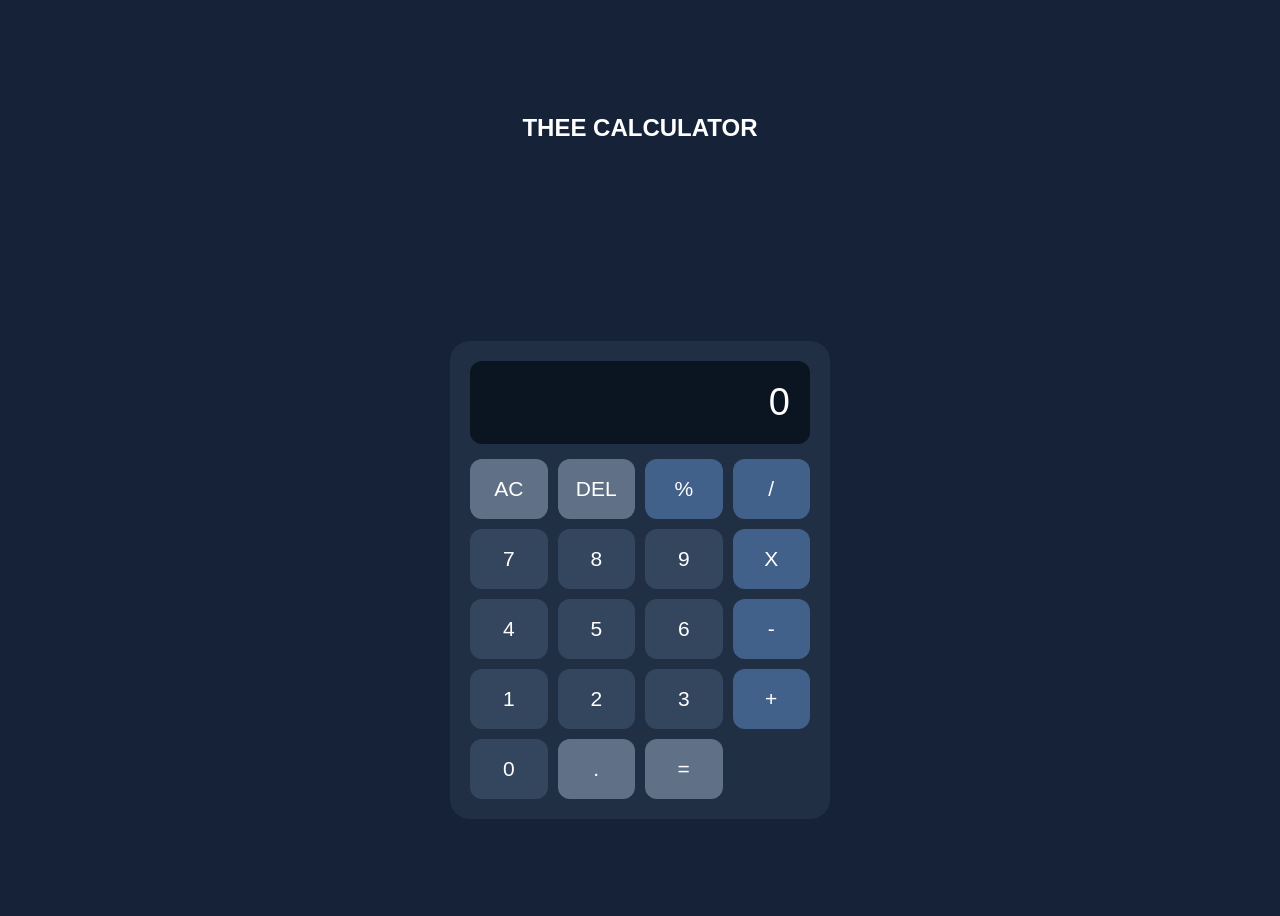
<file: Calculator/Index.html>
<!DOCTYPE HTML>
<html>
    <head>
        <title>Calculator</title>
        <link rel="stylesheet" href="style.css">
        <script src="script.js" defer></script>
    </head>

    <body>
        <h1>THEE CALCULATOR</h1>
        <div class="calculator">
            <div class="display" id="display">
                0
            </div>

            <div class="buttons">
                <button data-action="clear">AC</button>
                <button data-action="delete">DEL</button>
                <button data-operator="per">%</button>
                <button data-operator="divide">/</button>
                <button data-number="7">7</button>
                <button data-number="8">8</button>
                <button data-number="9">9</button>
                <button data-operator="multiply">X</button>
                <button data-number="4">4</button>
                <button data-number="5">5</button>
                <button data-number="6">6</button>
                <button data-operator="subtract">-</button>
                <button data-number="1">1</button>
                <button data-number="2">2</button>
                <button data-number="3">3</button>
                <button data-operator="add">+</button>
                <button data-number="0">0</button>
                <button data-action="decimal">.</button>
                <button data-action="equals">=</button>

            </div>
        </div>
         
    </body>
</html>
</file>
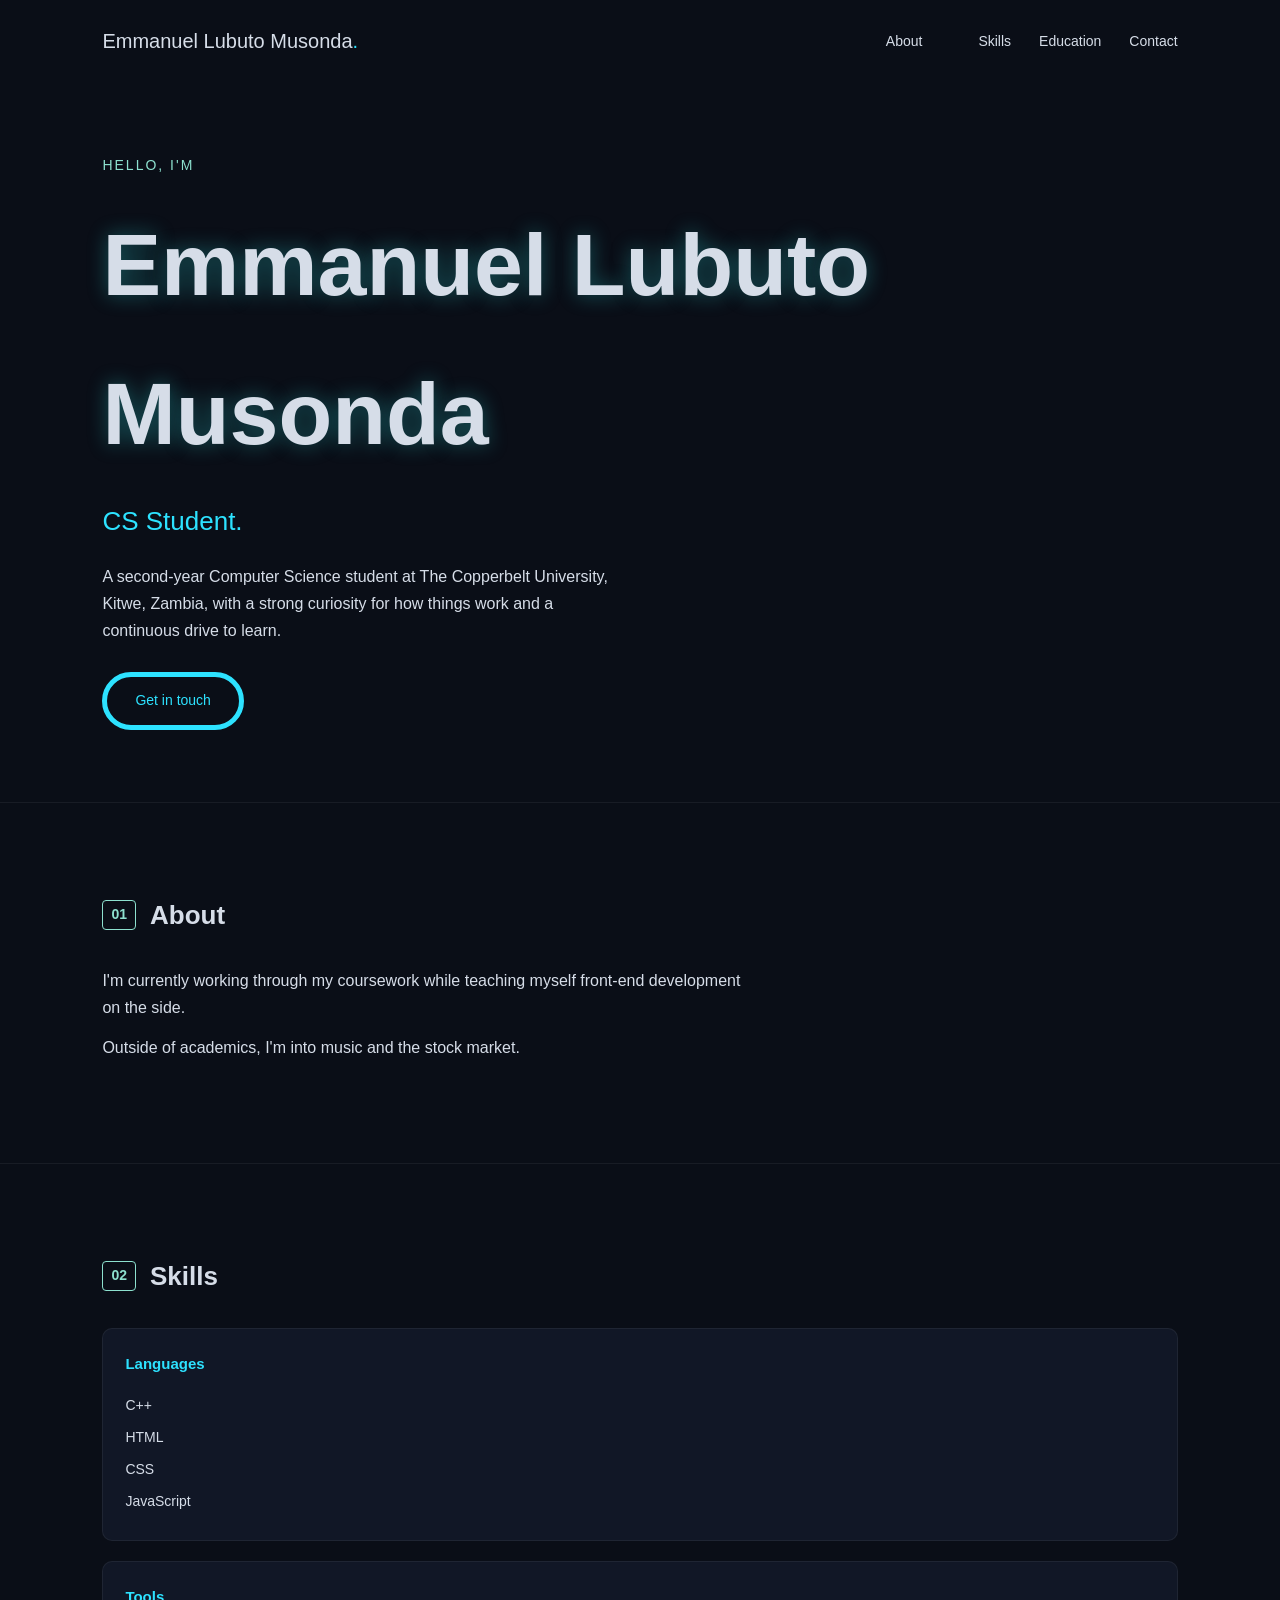
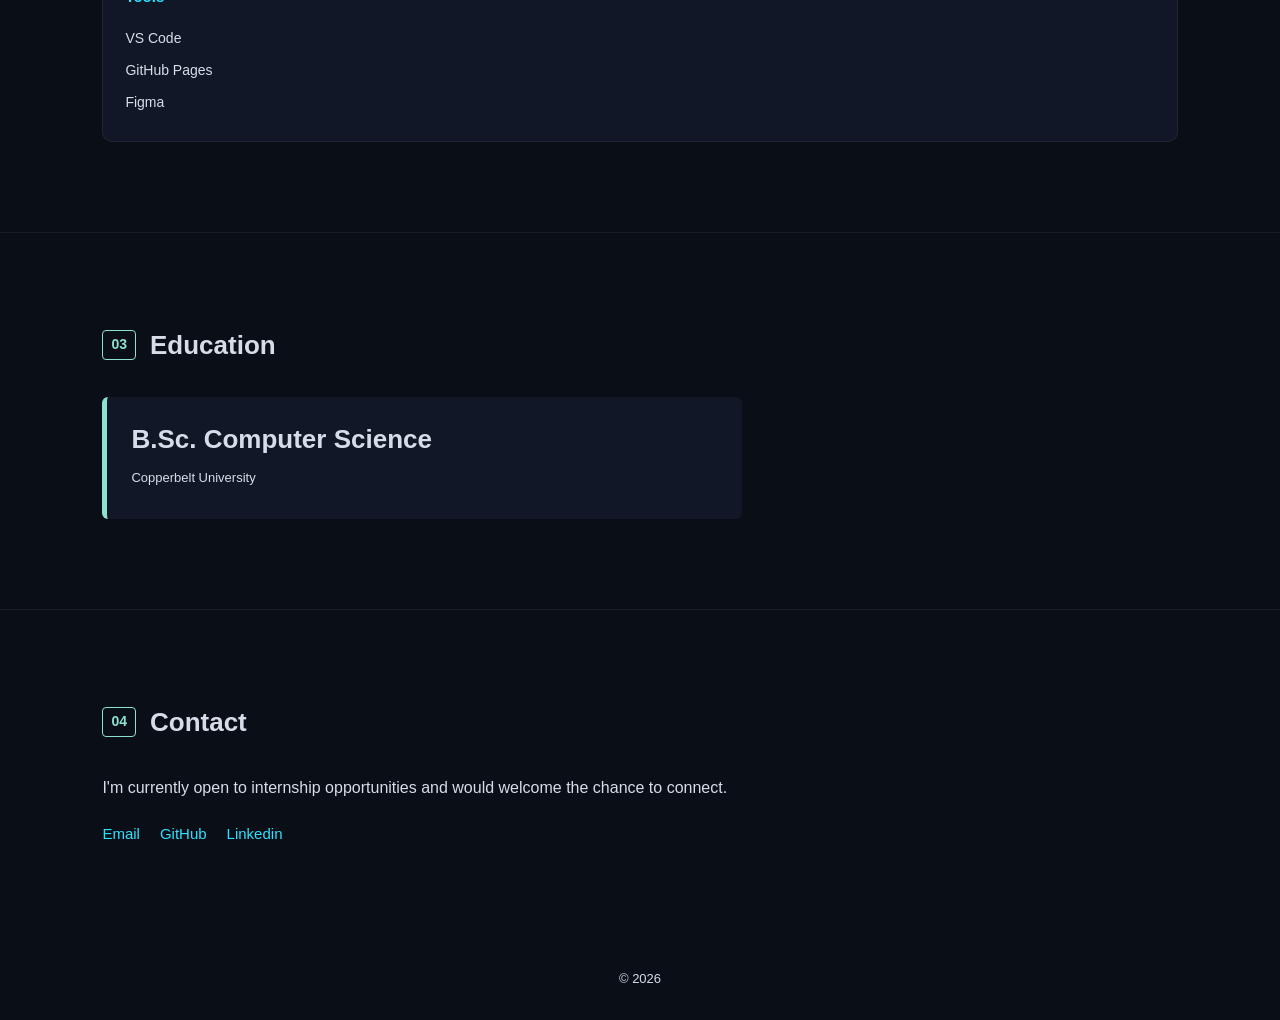
<file: Portfolio/index.html>
<!DOCTYPE html>
<html>
    <head>
        <meta name="viewport" content=" width=device-width, intial-scale=1.0">
        <title>Emmanuel Lubuto Musonda</title>
        <link rel="preconnect" href="https://fonts.googleapis.com">
        <link href="https://font.googleapis.com/css2">
        <link rel="stylesheet" href="style.css">
    </head>
    <body>
        <nav class="navbar">
            <span class="logo">Emmanuel Lubuto Musonda<span class="dot">.</span></span>
            <ul class="nav-links">
                <li><a href="#about">About</a><li>
                <li><a href="#skills">Skills</a></li>
                <li><a href="#education">Education</a></li>
                <li><a href="#contact">Contact</a></li>
            </ul>
        </nav>
        <header class="hero">
            <p class="eyebrow">Hello, I'm</p>
            <h1>Emmanuel Lubuto Musonda</h1>
            <h2 class="typed"></h2>
            <p class="hero-text">A second-year Computer Science student at The Copperbelt University, Kitwe, Zambia, with a strong curiosity for how things work and a continuous drive to learn.</p>
            <a href="#contact" class="btn">Get in touch</a>
        </header>    
            <section id="about">
                <h3><span class="tag">01</span>About</h3>
                <p>I'm currently working through my coursework while teaching myself front-end development on the side.</p>
                <p>Outside of academics, I'm into music and the stock market.</p>
            </section>

            <section id="skills">
                <h3><span class="tag">02</span>Skills</h3>
                <div class="skills-grid">

                    <div class="skill-card">
                        <h4>Languages</h4>
                        <ul>
                            <li>C++</li>
                            <li>HTML</li>
                            <li>CSS</li>
                            <li>JavaScript</li>
                        </ul>
                    </div>

                    <div class="skill-card">
                        <h4>Tools</h4>
                        <ul>
                            <li>VS Code</li>
                            <li>GitHub Pages</li>
                            <li>Figma</li>
                        </ul>    
                    </div>

                </div>

            </section>
            
            <section id="education">
                <h3><span class="tag">03</span>Education</h3>
                <div class="edu-item">
                    <h3>B.Sc. Computer Science</h3>
                    <p class="muted">Copperbelt University</p>
                </div>
            </section>

            <section id="Contact">
                <h3><span class="tag">04</span>Contact</h3>
                <p>I'm currently open to internship opportunities and would welcome the chance to connect.</p>
                <div class="contact-links">
                    <a href="emmanuelmusonda990@gmail.com">Email</a>
                    <a href="https://github.com//Emmanuel-Arts" target="_blank">GitHub</a>
                    <a href="https://linkedin.com/in/Emmanuel Musonda">Linkedin</a>
                </div>
            </section>

            <footer>
                <p>&copy; <span id="year">Emmanuel Lubuto Musonda</span></p>
            </footer>
        <script src="script.js"></script>
    </body>
</html>
</file>
<file: Calculator/style.css>
body {
    background-color: #152238;
    font-family: Arial, Helvetica, sans-serif;
    min-height: 100vh;
    display: grid;
    place-items: center;
}

.calculator {
    width: min(100%, 340px);
    padding: 20px;
    background-color: #202f43;
    border-radius: 20px;
}

h1 {
    color: white;
    text-align: center;
    font-size: 24px;
    margin-bottom: 20px;
}

.display {
    background-color: #0b1421;
    color:white;
    font-size: 38px;
    padding:20px;
    text-align: right;
    border-radius: 12px;
    margin-bottom: 15px;
    overflow-wrap: anywhere;
}

.buttons{
    display:grid;
    grid-template-columns: repeat(4, 1fr);
    gap: 10px;
}

button {
    background-color: #34465e;
    color:white;
    font-size: 21px;
    border: none;
    border-radius: 12px;
    height: 60px;
    cursor: pointer;
}

button[data-operator] {
    background-color: #42618a;
}

button[data-action]{
    background-color: #607187;
}

button:hover{
    filter: brightness(1.5);
}

button:active{
    transform:scale(1);
}
</file>
<file: Portfolio/style.css>
:root {
    --bg: #0a0e17;
    --surface: #111726;
    --text: #d6dde8;
    --neon-cyan: #2de2ff;
    --neon-pink: #8de1cf;
}

* {
    margin: 0;
    padding: 0;
    box-sizing: border-box;
}

body {
    background: var(--bg);
    color: var(--text);
    font-family: 'Inter', sans-serif;
    line-height: 1.7;
}

h1, h2, h3, h4 {
    font-family: 'Space Grotesk',sans-serif;
 }

 .navbar {
    display: flex;
    justify-content: space-between;
    align-items: center;
    padding: 24px 8%;
 }

 .logo {
    font-family: 'Space Grotesk',sans-serif;
    font-weight: 500px;
    font-size: 20px;
 }

 .logo .dot{ color: var(--neon-cyan)}

 .nav-links {
    display: flex;
    gap: 28px;
    list-style: none;
 }

 .nav-links a{
    color: var(--text);
    text-decoration:none;
    font-size: 14px;
    transition:  color 0.2s ease;
 }

 .nav-links a:hover {
    color: var(--neon-cyan);
 }

 .hero{
    min-height: 80vh;
    display: flex;
    flex-direction: column;
    justify-content: center;
    padding: 0 8%;
 }

 .eyebrow {
    color: var(--neon-pink);
    font-size: 14px;
    letter-spacing: 2px;
    text-transform: uppercase;
    margin-bottom: 12px;
 }

 .hero h1{
    font-size: clamp(48px, 8vw, 88px);
    font-weight: 700;
    color: var(--text);
    text-shadow: 0 0 20px rgba(45, 226, 225, 0.35);
 }

 .hero h2.typed {
    font-size: clamp(18px, 3vw, 26px);
    color: var(--neon-cyan);
    font-weight: 400;
    min-height: 32px;
    margin: 10px 0 20px;
 }

 .hero-text {
    max-width: 520px;
    color: var(--text-dim);
    margin-bottom: 28px;
 }

 .btn {
    display: inline-block;
    width: fit-content;
    padding: 12px 28px;
    border: 5px solid var(--neon-cyan);
    border-radius: 30px;
    color: var(--neon-cyan);
    text-decoration: none;
    font-size: 14px;
    transition: all 0.3s ease;
 }
 .btn:hover {
    background: var(--neon-cyan);
    color: var(--bg);
    box-shadow: 0 0 30px rgba(45, 226, 225, 0.7);
 }

 section {
    padding: 90px 8%;
    border-top: 1px solid rgba(255, 255,255,0.06)
 }

 section h3 {
    display: flex;
    align-items: center;
    gap: 14px;
    font-size: 26px;
    margin-bottom: 30px;
 }

 .tag{
    font-size: 14px;
    color: var(--neon-pink);
    border: 1px solid var(--neon-pink);
    border-radius: 4px;
    padding: 2px 8px;
 }

 section p{
    max-width: 640px;
    color: var(--text-dim);
    margin-bottom: 12px;
 }

 .skills-grid{
    display: grid;
    grid-template-columns: repeat(auto-fit,minmax(200px, lfr));
    gap: 20px;
 }

 .skill-card {
    background: var(--surface);
    border: 1px solid rgba(255, 255, 255,0.06);
    border-radius: 10px;
    padding: 22px;
    transition: border-color 0.30s ease, transform 0.30s ease;
 }

 .skill-card:hover {
    border-color: var(--neon-cyan);
    transform: translateY(-4px);
 }

 .skill-card h4 {
    color: var(--neon-cyan);
    font-size: 15px;
    margin-bottom: 14px;
 }

 .skill-card ul {
    list-style: none;
    color: var(--text-dim);
    font-size: 14px;
 }

.skill-card li{
    padding: 4px 0;
    color: var(--text-dim) ;
}

.edu-item{
    background: var(--surface);
    border-left: 5px solid var(--neon-pink);
    border-radius: 6px;
    padding: 20px 24px;
    max-width: 640px;
}

.edu-item h3 {
    color: var(--text);
    margin-bottom: 6px;
}

.muted {
    color: var(--text-dim);
    font-size: 13px;
    margin-bottom: 10px;
}

.contact-links {
    display: flex;
    gap: 20px;
    margin-top: 20px;
}

.contact-links a {
    color: var(--neon-cyan);
    text-decoration: none;
    font-size: 15px;
    border-bottom: 1px solid transparent;
    transition: border-color 0.2s ease;
}

.contact-links a:hover {
    border-color: var(--neon-cyan);
}

footer {
   text-align: center;
   padding: 30px;
   color: var(--text-dim);
   font-size: 13px
}
@media (max-width: 640px){
    .navbar {
        flex-direction: column;
        gap: 15px;
    }
    .nav-links {
        gap: 16px;
        font-size: 14px;
    }
    section {
        padding: 60px 6%;
    }
}
</file>
